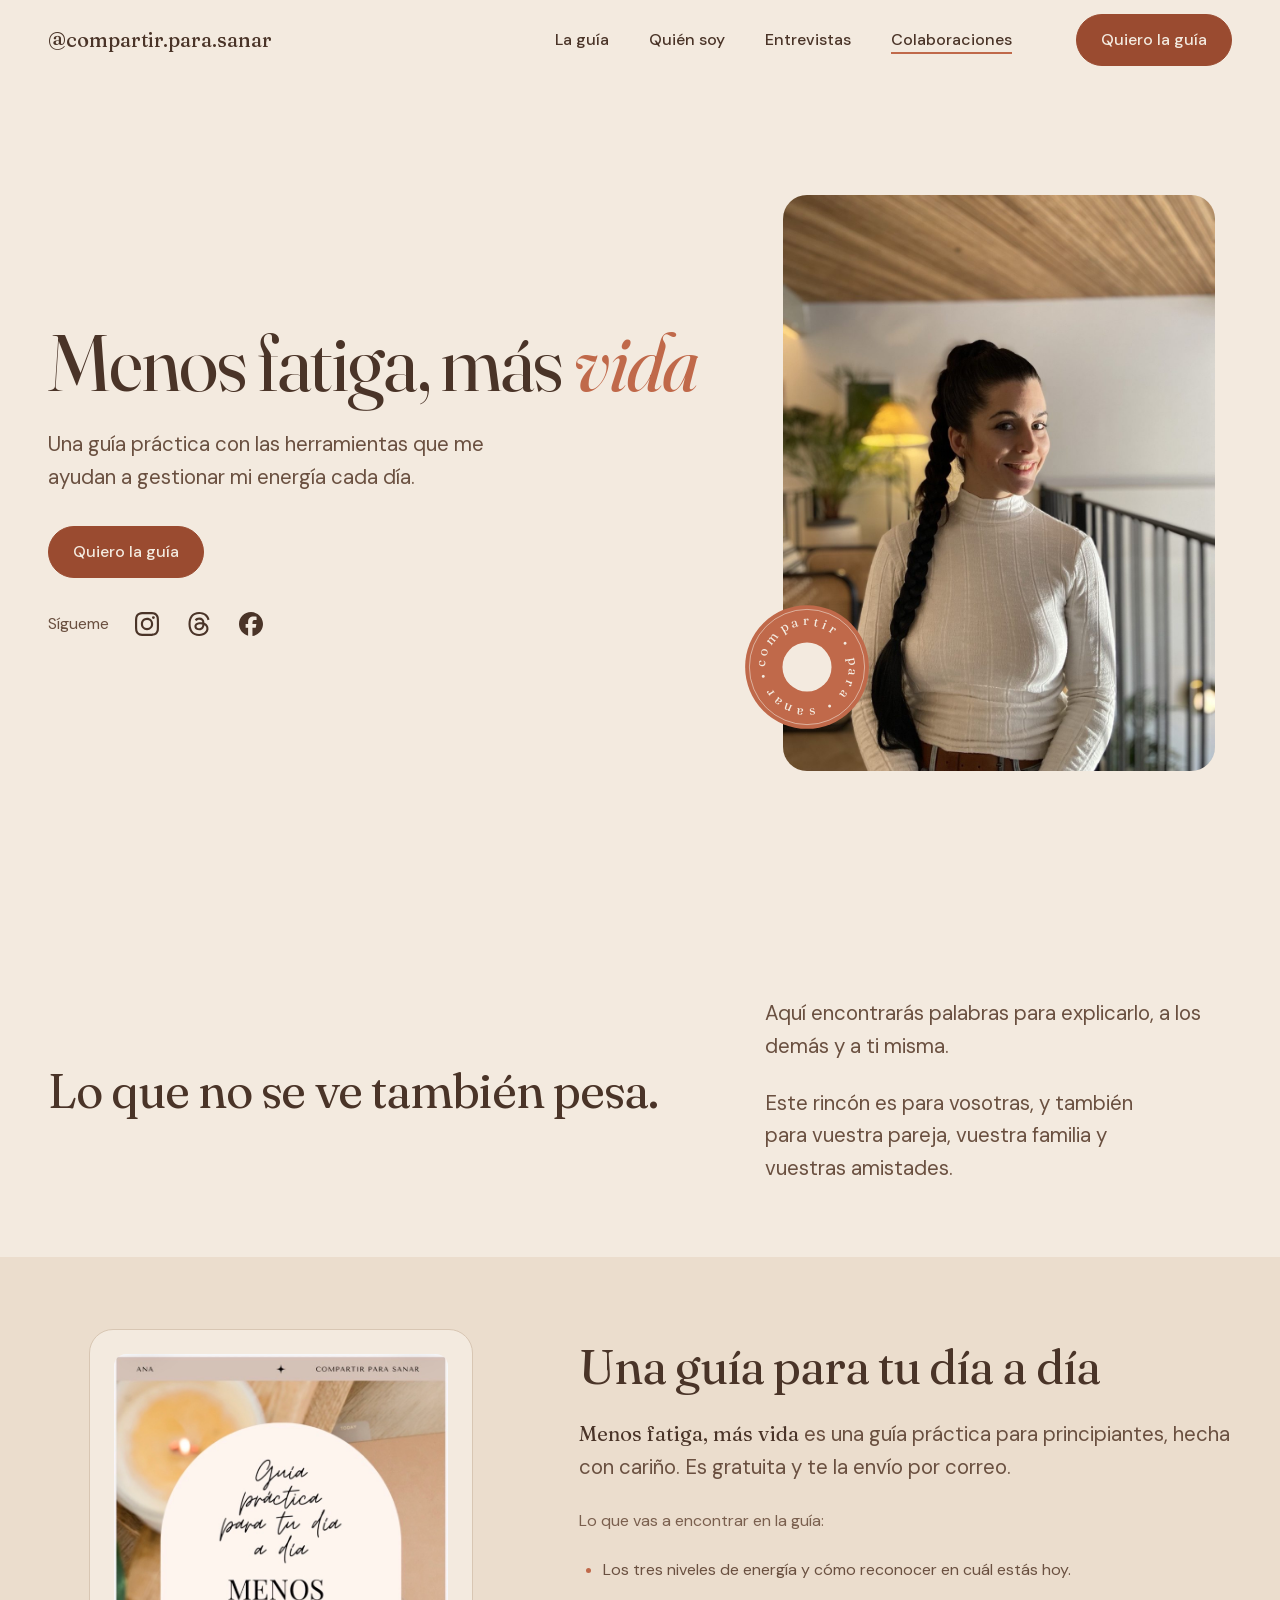
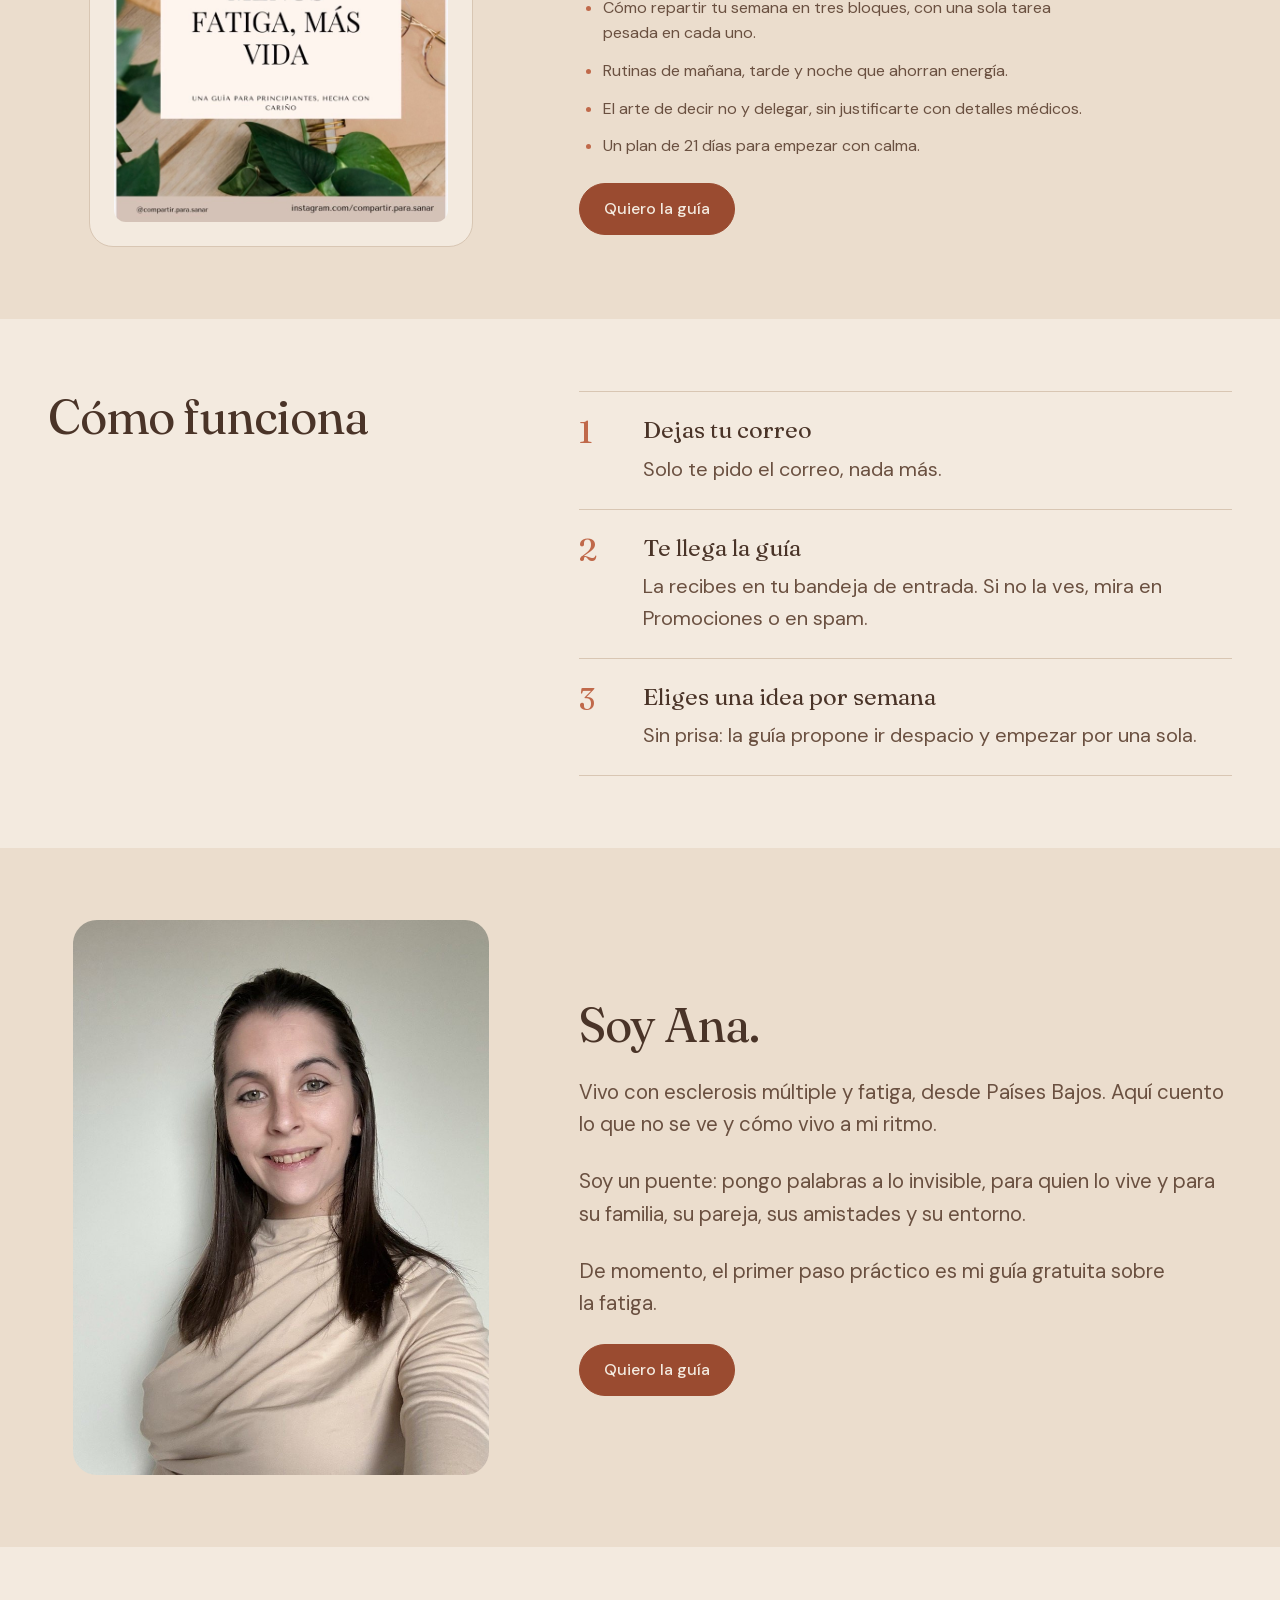
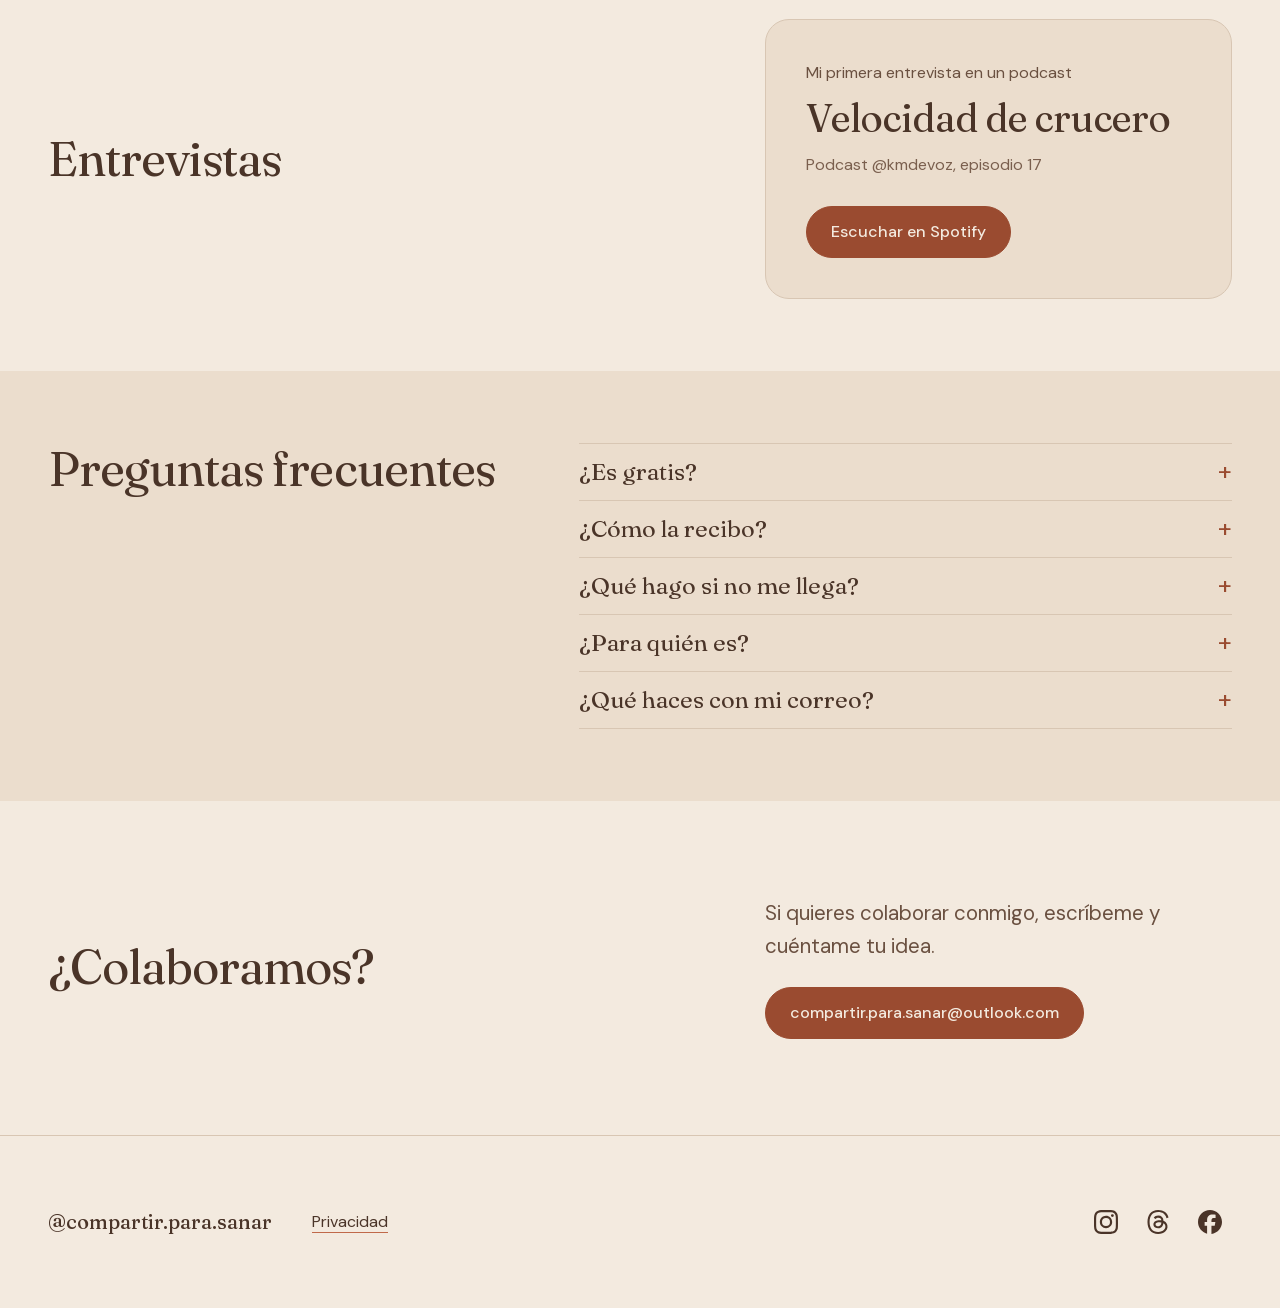
<file: index.html>
<!doctype html>
<html lang="es">
<head>
  <meta charset="utf-8">
  <meta name="viewport" content="width=device-width, initial-scale=1">
  <title>Compartir para sanar: la guía Menos fatiga, más vida</title>
  <meta name="description" content="Una guía práctica con las herramientas que ayudan a Ana a gestionar su energía cada día.">
  <link rel="icon" type="image/svg+xml" href="img/sello.svg">
  <link rel="canonical" href="https://compartirparasanar.github.io/">
  <meta property="og:type" content="website">
  <meta property="og:locale" content="es_ES">
  <meta property="og:site_name" content="Compartir para sanar">
  <meta property="og:title" content="Menos fatiga, más vida">
  <meta property="og:description" content="Una guía práctica con las herramientas que ayudan a Ana a gestionar su energía cada día.">
  <meta property="og:url" content="https://compartirparasanar.github.io/">
  <meta property="og:image" content="https://compartirparasanar.github.io/img/og-logo.jpg">
  <meta property="og:image:alt" content="Sello circular terracota de Compartir para sanar, con el texto compartir, para, sanar alrededor">
  <meta name="twitter:card" content="summary_large_image">
  <link rel="stylesheet" href="css/styles.css">
</head>
<body>
  <a class="skip-link" href="#contenido" data-skip>Saltar al contenido</a>

  <header class="site-header">
    <div class="container nav-inner">
      <a class="wordmark" href="#inicio" aria-label="@compartir.para.sanar, inicio">@compartir.para.sanar</a>
      <nav class="nav-links" aria-label="Principal">
        <a href="#guia">La guía</a>
        <a href="#quien">Quién soy</a>
        <a href="#entrevistas">Entrevistas</a>
        <a href="#colaboraciones">Colaboraciones</a>
      </nav>
      <a class="btn btn-nav" href="#" data-guia>Quiero la guía</a>
    </div>
  </header>

  <main id="contenido" tabindex="-1">
    <section class="hero" id="inicio">
      <div class="container hero-grid">
        <div class="hero-text">
          <h1>Menos fatiga, más <em>vida</em></h1>
          <p class="lede">Una guía práctica con las herramientas que me ayudan a gestionar mi energía cada día.</p>
          <div class="actions">
            <a class="btn" href="#" data-guia>Quiero la guía</a>
          </div>
          <div class="redes">
            <span class="redes-label">Sígueme</span>
            <a class="red red-instagram" href="https://www.instagram.com/compartir.para.sanar/" data-red="instagram" aria-label="Instagram" target="_blank" rel="noopener noreferrer"><svg class="red-icon" viewBox="0 0 24 24" aria-hidden="true"><path fill="currentColor" d="M7.0301.084c-1.2768.0602-2.1487.264-2.911.5634-.7888.3075-1.4575.72-2.1228 1.3877-.6652.6677-1.075 1.3368-1.3802 2.127-.2954.7638-.4956 1.6365-.552 2.914-.0564 1.2775-.0689 1.6882-.0626 4.947.0062 3.2586.0206 3.6671.0825 4.9473.061 1.2765.264 2.1482.5635 2.9107.308.7889.72 1.4573 1.388 2.1228.6679.6655 1.3365 1.0743 2.1285 1.38.7632.295 1.6361.4961 2.9134.552 1.2773.056 1.6884.069 4.9462.0627 3.2578-.0062 3.668-.0207 4.9478-.0814 1.28-.0607 2.147-.2652 2.9098-.5633.7889-.3086 1.4578-.72 2.1228-1.3881.665-.6682 1.0745-1.3378 1.3795-2.1284.2957-.7632.4966-1.636.552-2.9124.056-1.2809.0692-1.6898.063-4.948-.0063-3.2583-.021-3.6668-.0817-4.9465-.0607-1.2797-.264-2.1487-.5633-2.9117-.3084-.7889-.72-1.4568-1.3876-2.1228C21.2982 1.33 20.628.9208 19.8378.6165 19.074.321 18.2017.1197 16.9244.0645 15.6471.0093 15.236-.005 11.977.0014 8.718.0076 8.31.0215 7.0301.0839m.1402 21.6932c-1.17-.0509-1.8053-.2453-2.2287-.408-.5606-.216-.96-.4771-1.3819-.895-.422-.4178-.6811-.8186-.9-1.378-.1644-.4234-.3624-1.058-.4171-2.228-.0595-1.2645-.072-1.6442-.079-4.848-.007-3.2037.0053-3.583.0607-4.848.05-1.169.2456-1.805.408-2.2282.216-.5613.4762-.96.895-1.3816.4188-.4217.8184-.6814 1.3783-.9003.423-.1651 1.0575-.3614 2.227-.4171 1.2655-.06 1.6447-.072 4.848-.079 3.2033-.007 3.5835.005 4.8495.0608 1.169.0508 1.8053.2445 2.228.408.5608.216.96.4754 1.3816.895.4217.4194.6816.8176.9005 1.3787.1653.4217.3617 1.056.4169 2.2263.0602 1.2655.0739 1.645.0796 4.848.0058 3.203-.0055 3.5834-.061 4.848-.051 1.17-.245 1.8055-.408 2.2294-.216.5604-.4763.96-.8954 1.3814-.419.4215-.8181.6811-1.3783.9-.4224.1649-1.0577.3617-2.2262.4174-1.2656.0595-1.6448.072-4.8493.079-3.2045.007-3.5825-.006-4.848-.0608M16.953 5.5864A1.44 1.44 0 1 0 18.39 4.144a1.44 1.44 0 0 0-1.437 1.4424M5.8385 12.012c.0067 3.4032 2.7706 6.1557 6.173 6.1493 3.4026-.0065 6.157-2.7701 6.1506-6.1733-.0065-3.4032-2.771-6.1565-6.174-6.1498-3.403.0067-6.156 2.771-6.1496 6.1738M8 12.0077a4 4 0 1 1 4.008 3.9921A3.9996 3.9996 0 0 1 8 12.0077"/></svg></a>
            <a class="red red-threads" href="#" data-red="threads" aria-label="Threads"><svg class="red-icon" viewBox="0 0 24 24" aria-hidden="true"><path fill="currentColor" d="M12.186 24h-.007c-3.581-.024-6.334-1.205-8.184-3.509C2.35 18.44 1.5 15.586 1.472 12.01v-.017c.03-3.579.879-6.43 2.525-8.482C5.845 1.205 8.6.024 12.18 0h.014c2.746.02 5.043.725 6.826 2.098 1.677 1.29 2.858 3.13 3.509 5.467l-2.04.569c-1.104-3.96-3.898-5.984-8.304-6.015-2.91.022-5.11.936-6.54 2.717C4.307 6.504 3.616 8.914 3.589 12c.027 3.086.718 5.496 2.057 7.164 1.43 1.783 3.631 2.698 6.54 2.717 2.623-.02 4.358-.631 5.8-2.045 1.647-1.613 1.618-3.593 1.09-4.798-.31-.71-.873-1.3-1.634-1.75-.192 1.352-.622 2.446-1.284 3.272-.886 1.102-2.14 1.704-3.73 1.79-1.202.065-2.361-.218-3.259-.801-1.063-.689-1.685-1.74-1.752-2.964-.065-1.19.408-2.285 1.33-3.082.88-.76 2.119-1.207 3.583-1.291a13.853 13.853 0 0 1 3.02.142c-.126-.742-.375-1.332-.75-1.757-.513-.586-1.308-.883-2.359-.89h-.029c-.844 0-1.992.232-2.721 1.32L7.734 7.847c.98-1.454 2.568-2.256 4.478-2.256h.044c3.194.02 5.097 1.975 5.287 5.388.108.046.216.094.321.142 1.49.7 2.58 1.761 3.154 3.07.797 1.82.871 4.79-1.548 7.158-1.85 1.81-4.094 2.628-7.277 2.65Zm1.003-11.69c-.242 0-.487.007-.739.021-1.836.103-2.98.946-2.916 2.143.067 1.256 1.452 1.839 2.784 1.767 1.224-.065 2.818-.543 3.086-3.71a10.5 10.5 0 0 0-2.215-.221z"/></svg></a>
            <a class="red red-facebook" href="#" data-red="facebook" aria-label="Facebook"><svg class="red-icon" viewBox="0 0 24 24" aria-hidden="true"><path fill="currentColor" d="M9.101 23.691v-7.98H6.627v-3.667h2.474v-1.58c0-4.085 1.848-5.978 5.858-5.978.401 0 .955.042 1.468.103a8.68 8.68 0 0 1 1.141.195v3.325a8.623 8.623 0 0 0-.653-.036 26.805 26.805 0 0 0-.733-.009c-.707 0-1.259.096-1.675.309a1.686 1.686 0 0 0-.679.622c-.258.42-.374.995-.374 1.752v1.297h3.919l-.386 2.103-.287 1.564h-3.246v8.245C19.396 23.238 24 18.179 24 12.044c0-6.627-5.373-12-12-12s-12 5.373-12 12c0 5.628 3.874 10.35 9.101 11.647Z"/></svg></a>
          </div>
        </div>
        <figure class="hero-photo">
          <img src="img/ana.jpg" width="1050" height="1400" alt="Ana sonriendo, con una trenza larga y un jersey blanco">
          <svg class="seal" viewBox="0 0 240 240" role="img" aria-label="Sello de Compartir para sanar">
            <circle cx="120" cy="120" r="116" fill="var(--color-accent)"/>
            <circle cx="120" cy="120" r="108" fill="none" stroke="var(--color-paper)" stroke-width="1.5" opacity="0.7"/>
            <circle cx="120" cy="120" r="46" fill="var(--color-paper)"/>
            <defs><path id="sello-aro" d="M 42,120 A 78,78 0 1 1 198,120 A 78,78 0 1 1 42,120"/></defs>
            <text class="seal-text" fill="var(--color-paper)"><textPath href="#sello-aro" textLength="478" lengthAdjust="spacing">compartir • para • sanar •</textPath></text>
          </svg>
        </figure>
      </div>
    </section>

    <section class="section" id="palabras">
      <div class="container split">
        <h2>Lo que no se ve también pesa.</h2>
        <div class="split-text">
          <p>Aquí encontrarás palabras para explicarlo, a los demás y a ti misma.</p>
          <p>Este rincón es para vosotras, y también para vuestra pareja, vuestra familia y vuestras amistades.</p>
        </div>
      </div>
    </section>

    <section class="section section-tint" id="guia">
      <div class="container split split-media">
        <figure class="cover">
          <img src="img/guia.jpg" width="713" height="1000" alt="Portada de la guía Menos fatiga, más vida, con un arco beige sobre una mesa con una vela, gafas y plantas" loading="lazy">
        </figure>
        <div class="split-text">
          <h2>Una guía para tu día a día</h2>
          <p><em class="plain">Menos fatiga, más vida</em> es una guía práctica para principiantes, hecha con cariño. Es gratuita y te la envío por correo.</p>
          <p class="guide-intro">Lo que vas a encontrar en la guía:</p>
          <ul class="guide-list">
            <li>Los tres niveles de energía y cómo reconocer en cuál estás hoy.</li>
            <li>Cómo repartir tu semana en tres bloques, con una sola tarea pesada en cada uno.</li>
            <li>Rutinas de mañana, tarde y noche que ahorran energía.</li>
            <li>El arte de decir no y delegar, sin justificarte con detalles médicos.</li>
            <li>Un plan de 21 días para empezar con calma.</li>
          </ul>
          <a class="btn" href="#" data-guia>Quiero la guía</a>
        </div>
      </div>
    </section>

        <section class="section" id="como-funciona">
      <div class="container split split-faq">
        <h2>Cómo funciona</h2>
        <ol class="steps">
          <li>
            <div>
              <p class="step-title">Dejas tu correo</p>
              <p>Solo te pido el correo, nada más.</p>
            </div>
          </li>
          <li>
            <div>
              <p class="step-title">Te llega la guía</p>
              <p>La recibes en tu bandeja de entrada. Si no la ves, mira en Promociones o en spam.</p>
            </div>
          </li>
          <li>
            <div>
              <p class="step-title">Eliges una idea por semana</p>
              <p>Sin prisa: la guía propone ir despacio y empezar por una sola.</p>
            </div>
          </li>
        </ol>
      </div>
    </section>

<section class="section section-tint" id="quien">
      <div class="container split split-media">
        <figure class="portrait">
          <img src="img/ana-quien.jpg" width="825" height="1100" alt="Ana sonriendo, con el pelo suelto y un jersey beige" loading="lazy">
        </figure>
        <div class="split-text">
          <h2>Soy Ana.</h2>
          <p>Vivo con esclerosis múltiple y fatiga, desde Países Bajos. Aquí cuento lo que no se ve y cómo vivo a mi ritmo.</p>
          <p>Soy un puente: pongo palabras a lo invisible, para quien lo vive y para su familia, su pareja, sus amistades y su entorno.</p>
          <p>De momento, el primer paso práctico es mi guía gratuita sobre la fatiga.</p>
          <div class="about-foot">
            <a class="btn" href="#" data-guia>Quiero la guía</a>
          </div>
        </div>
      </div>
    </section>

    <section class="section" id="entrevistas">
      <div class="container split">
        <h2>Entrevistas</h2>
        <div class="interview">
          <p class="interview-kicker">Mi primera entrevista en un podcast</p>
          <p class="interview-title">Velocidad de crucero</p>
          <p class="interview-meta">Podcast @kmdevoz, episodio 17</p>
          <a class="btn" href="https://open.spotify.com/episode/1XiyVhtUyqzGUq3tpL8u3F" target="_blank" rel="noopener noreferrer">Escuchar en Spotify</a>
        </div>
      </div>
    </section>

        <section class="section section-tint" id="preguntas">
      <div class="container split split-faq">
        <h2>Preguntas frecuentes</h2>
        <div class="faq">
          <details>
            <summary>¿Es gratis?</summary>
            <p>Sí. La guía es gratuita y solo te pido tu correo.</p>
          </details>
          <details>
            <summary>¿Cómo la recibo?</summary>
            <p>Por correo electrónico, en unos minutos después de apuntarte.</p>
          </details>
          <details>
            <summary>¿Qué hago si no me llega?</summary>
            <p>Mira en Promociones y en spam. Si sigue sin aparecer, <a class="link-inline" href="#" data-mailto>escríbeme</a>.</p>
          </details>
          <details>
            <summary>¿Para quién es?</summary>
            <p>Para quien vive con fatiga, por una enfermedad crónica o invisible, y para quien la acompaña. Está pensada para principiantes.</p>
          </details>
          <details>
            <summary>¿Qué haces con mi correo?</summary>
            <p>Solo lo uso para enviarte la guía y, si lo aceptas, mis mensajes. No lo cedo a nadie.</p>
          </details>
        </div>
      </div>
    </section>

<section class="colabora" id="colaboraciones">
      <div class="container colabora-grid">
        <h2>¿Colaboramos?</h2>
        <div class="colabora-text">
          <p>Si quieres colaborar conmigo, escríbeme y cuéntame tu idea.</p>
          <a class="btn" href="#" data-email>Escríbeme</a>
        </div>
      </div>
    </section>
    <!-- RECURSOS (más adelante): añade aquí una sección nueva con id="recursos" y un enlace en la cabecera. Sin ventas por ahora. -->
  </main>

  <footer class="site-footer">
    <div class="container footer-inner">
      <div class="footer-brand">
        <a class="wordmark" href="#inicio" aria-label="@compartir.para.sanar, inicio">@compartir.para.sanar</a>
        <a class="link" href="privacidad.html">Privacidad</a>
      </div>
      <div class="redes">
        <a class="red red-instagram" href="https://www.instagram.com/compartir.para.sanar/" data-red="instagram" aria-label="Instagram" target="_blank" rel="noopener noreferrer"><svg class="red-icon" viewBox="0 0 24 24" aria-hidden="true"><path fill="currentColor" d="M7.0301.084c-1.2768.0602-2.1487.264-2.911.5634-.7888.3075-1.4575.72-2.1228 1.3877-.6652.6677-1.075 1.3368-1.3802 2.127-.2954.7638-.4956 1.6365-.552 2.914-.0564 1.2775-.0689 1.6882-.0626 4.947.0062 3.2586.0206 3.6671.0825 4.9473.061 1.2765.264 2.1482.5635 2.9107.308.7889.72 1.4573 1.388 2.1228.6679.6655 1.3365 1.0743 2.1285 1.38.7632.295 1.6361.4961 2.9134.552 1.2773.056 1.6884.069 4.9462.0627 3.2578-.0062 3.668-.0207 4.9478-.0814 1.28-.0607 2.147-.2652 2.9098-.5633.7889-.3086 1.4578-.72 2.1228-1.3881.665-.6682 1.0745-1.3378 1.3795-2.1284.2957-.7632.4966-1.636.552-2.9124.056-1.2809.0692-1.6898.063-4.948-.0063-3.2583-.021-3.6668-.0817-4.9465-.0607-1.2797-.264-2.1487-.5633-2.9117-.3084-.7889-.72-1.4568-1.3876-2.1228C21.2982 1.33 20.628.9208 19.8378.6165 19.074.321 18.2017.1197 16.9244.0645 15.6471.0093 15.236-.005 11.977.0014 8.718.0076 8.31.0215 7.0301.0839m.1402 21.6932c-1.17-.0509-1.8053-.2453-2.2287-.408-.5606-.216-.96-.4771-1.3819-.895-.422-.4178-.6811-.8186-.9-1.378-.1644-.4234-.3624-1.058-.4171-2.228-.0595-1.2645-.072-1.6442-.079-4.848-.007-3.2037.0053-3.583.0607-4.848.05-1.169.2456-1.805.408-2.2282.216-.5613.4762-.96.895-1.3816.4188-.4217.8184-.6814 1.3783-.9003.423-.1651 1.0575-.3614 2.227-.4171 1.2655-.06 1.6447-.072 4.848-.079 3.2033-.007 3.5835.005 4.8495.0608 1.169.0508 1.8053.2445 2.228.408.5608.216.96.4754 1.3816.895.4217.4194.6816.8176.9005 1.3787.1653.4217.3617 1.056.4169 2.2263.0602 1.2655.0739 1.645.0796 4.848.0058 3.203-.0055 3.5834-.061 4.848-.051 1.17-.245 1.8055-.408 2.2294-.216.5604-.4763.96-.8954 1.3814-.419.4215-.8181.6811-1.3783.9-.4224.1649-1.0577.3617-2.2262.4174-1.2656.0595-1.6448.072-4.8493.079-3.2045.007-3.5825-.006-4.848-.0608M16.953 5.5864A1.44 1.44 0 1 0 18.39 4.144a1.44 1.44 0 0 0-1.437 1.4424M5.8385 12.012c.0067 3.4032 2.7706 6.1557 6.173 6.1493 3.4026-.0065 6.157-2.7701 6.1506-6.1733-.0065-3.4032-2.771-6.1565-6.174-6.1498-3.403.0067-6.156 2.771-6.1496 6.1738M8 12.0077a4 4 0 1 1 4.008 3.9921A3.9996 3.9996 0 0 1 8 12.0077"/></svg></a>
        <a class="red red-threads" href="#" data-red="threads" aria-label="Threads"><svg class="red-icon" viewBox="0 0 24 24" aria-hidden="true"><path fill="currentColor" d="M12.186 24h-.007c-3.581-.024-6.334-1.205-8.184-3.509C2.35 18.44 1.5 15.586 1.472 12.01v-.017c.03-3.579.879-6.43 2.525-8.482C5.845 1.205 8.6.024 12.18 0h.014c2.746.02 5.043.725 6.826 2.098 1.677 1.29 2.858 3.13 3.509 5.467l-2.04.569c-1.104-3.96-3.898-5.984-8.304-6.015-2.91.022-5.11.936-6.54 2.717C4.307 6.504 3.616 8.914 3.589 12c.027 3.086.718 5.496 2.057 7.164 1.43 1.783 3.631 2.698 6.54 2.717 2.623-.02 4.358-.631 5.8-2.045 1.647-1.613 1.618-3.593 1.09-4.798-.31-.71-.873-1.3-1.634-1.75-.192 1.352-.622 2.446-1.284 3.272-.886 1.102-2.14 1.704-3.73 1.79-1.202.065-2.361-.218-3.259-.801-1.063-.689-1.685-1.74-1.752-2.964-.065-1.19.408-2.285 1.33-3.082.88-.76 2.119-1.207 3.583-1.291a13.853 13.853 0 0 1 3.02.142c-.126-.742-.375-1.332-.75-1.757-.513-.586-1.308-.883-2.359-.89h-.029c-.844 0-1.992.232-2.721 1.32L7.734 7.847c.98-1.454 2.568-2.256 4.478-2.256h.044c3.194.02 5.097 1.975 5.287 5.388.108.046.216.094.321.142 1.49.7 2.58 1.761 3.154 3.07.797 1.82.871 4.79-1.548 7.158-1.85 1.81-4.094 2.628-7.277 2.65Zm1.003-11.69c-.242 0-.487.007-.739.021-1.836.103-2.98.946-2.916 2.143.067 1.256 1.452 1.839 2.784 1.767 1.224-.065 2.818-.543 3.086-3.71a10.5 10.5 0 0 0-2.215-.221z"/></svg></a>
        <a class="red red-facebook" href="#" data-red="facebook" aria-label="Facebook"><svg class="red-icon" viewBox="0 0 24 24" aria-hidden="true"><path fill="currentColor" d="M9.101 23.691v-7.98H6.627v-3.667h2.474v-1.58c0-4.085 1.848-5.978 5.858-5.978.401 0 .955.042 1.468.103a8.68 8.68 0 0 1 1.141.195v3.325a8.623 8.623 0 0 0-.653-.036 26.805 26.805 0 0 0-.733-.009c-.707 0-1.259.096-1.675.309a1.686 1.686 0 0 0-.679.622c-.258.42-.374.995-.374 1.752v1.297h3.919l-.386 2.103-.287 1.564h-3.246v8.245C19.396 23.238 24 18.179 24 12.044c0-6.627-5.373-12-12-12s-12 5.373-12 12c0 5.628 3.874 10.35 9.101 11.647Z"/></svg></a>
      </div>
    </div>
  </footer>

  <script src="js/main.js" defer></script>
</body>
</html>
</file>
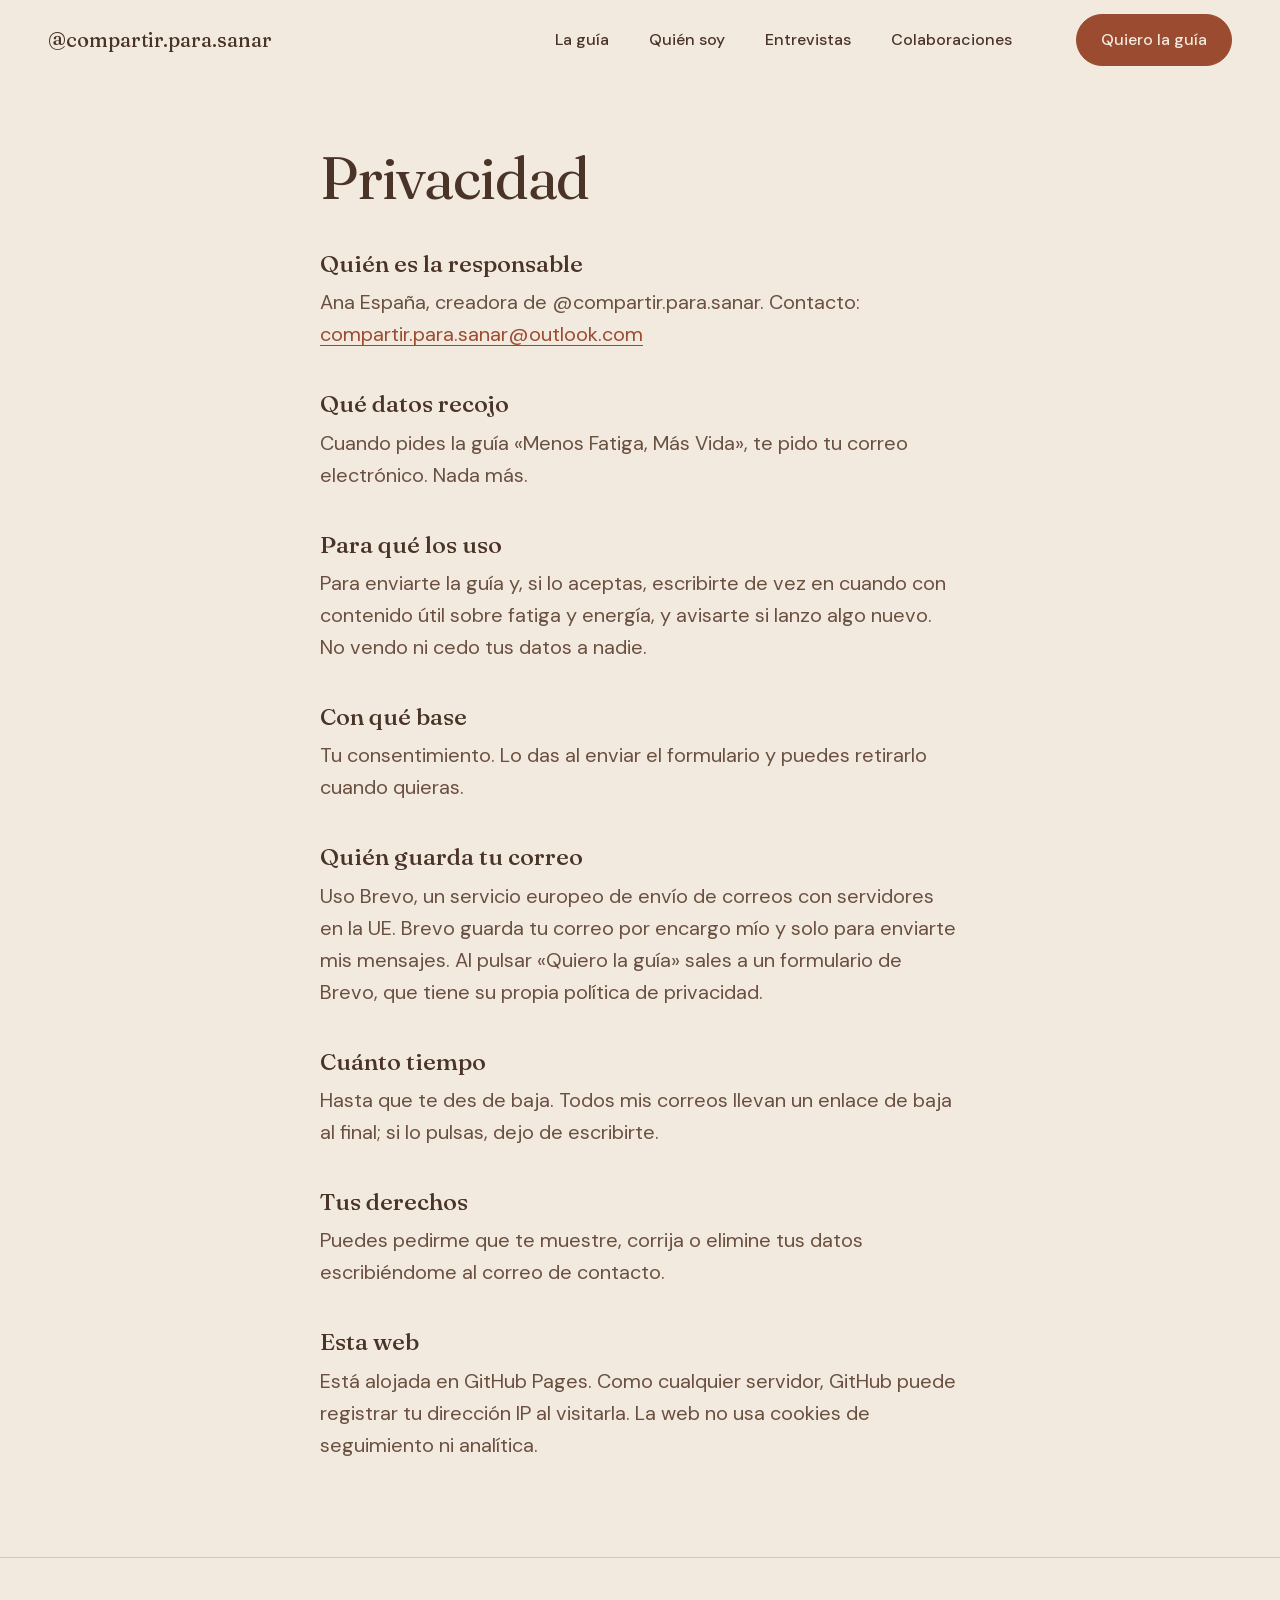
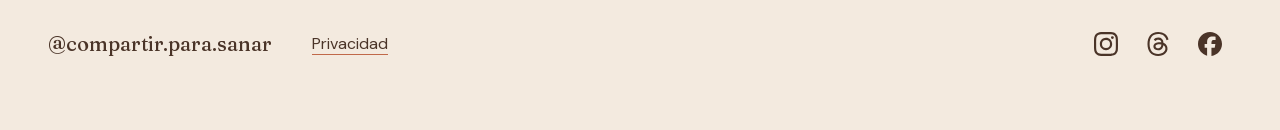
<file: privacidad.html>
<!doctype html>
<html lang="es">
<head>
  <meta charset="utf-8">
  <meta name="viewport" content="width=device-width, initial-scale=1">
  <title>Privacidad: Compartir para sanar</title>
  <meta name="description" content="Qué datos recojo cuando pides la guía, para qué los uso y quién los guarda.">
  <link rel="icon" type="image/svg+xml" href="img/sello.svg">
  <link rel="canonical" href="https://compartirparasanar.github.io/privacidad.html">
  <link rel="stylesheet" href="css/styles.css">
</head>
<body>
  <a class="skip-link" href="#contenido" data-skip>Saltar al contenido</a>

  <header class="site-header">
    <div class="container nav-inner">
      <a class="wordmark" href="index.html" aria-label="@compartir.para.sanar, inicio">@compartir.para.sanar</a>
      <nav class="nav-links" aria-label="Principal">
        <a href="index.html#guia">La guía</a>
        <a href="index.html#quien">Quién soy</a>
        <a href="index.html#entrevistas">Entrevistas</a>
        <a href="index.html#colaboraciones">Colaboraciones</a>
      </nav>
      <a class="btn btn-nav" href="#" data-guia>Quiero la guía</a>
    </div>
  </header>

  <main id="contenido" tabindex="-1">
    <article class="container legal">
      <h1>Privacidad</h1>

      <section>
        <h2>Quién es la responsable</h2>
        <p>Ana España, creadora de @compartir.para.sanar. Contacto: <a class="link-inline" href="mailto:compartir.para.sanar@outlook.com">compartir.para.sanar@outlook.com</a></p>
      </section>

      <section>
        <h2>Qué datos recojo</h2>
        <p>Cuando pides la guía «Menos Fatiga, Más Vida», te pido tu correo electrónico. Nada más.</p>
      </section>

      <section>
        <h2>Para qué los uso</h2>
        <p>Para enviarte la guía y, si lo aceptas, escribirte de vez en cuando con contenido útil sobre fatiga y energía, y avisarte si lanzo algo nuevo. No vendo ni cedo tus datos a nadie.</p>
      </section>

      <section>
        <h2>Con qué base</h2>
        <p>Tu consentimiento. Lo das al enviar el formulario y puedes retirarlo cuando quieras.</p>
      </section>

      <section>
        <h2>Quién guarda tu correo</h2>
        <p>Uso Brevo, un servicio europeo de envío de correos con servidores en la UE. Brevo guarda tu correo por encargo mío y solo para enviarte mis mensajes. Al pulsar «Quiero la guía» sales a un formulario de Brevo, que tiene su propia política de privacidad.</p>
      </section>

      <section>
        <h2>Cuánto tiempo</h2>
        <p>Hasta que te des de baja. Todos mis correos llevan un enlace de baja al final; si lo pulsas, dejo de escribirte.</p>
      </section>

      <section>
        <h2>Tus derechos</h2>
        <p>Puedes pedirme que te muestre, corrija o elimine tus datos escribiéndome al correo de contacto.</p>
      </section>

      <section>
        <h2>Esta web</h2>
        <p>Está alojada en GitHub Pages. Como cualquier servidor, GitHub puede registrar tu dirección IP al visitarla. La web no usa cookies de seguimiento ni analítica.</p>
      </section>
    </article>
  </main>

  <footer class="site-footer">
    <div class="container footer-inner">
      <div class="footer-brand">
        <a class="wordmark" href="index.html" aria-label="@compartir.para.sanar, inicio">@compartir.para.sanar</a>
        <a class="link" href="privacidad.html">Privacidad</a>
      </div>
      <div class="redes">
        <a class="red red-instagram" href="https://www.instagram.com/compartir.para.sanar/" data-red="instagram" aria-label="Instagram" target="_blank" rel="noopener noreferrer"><svg class="red-icon" viewBox="0 0 24 24" aria-hidden="true"><path fill="currentColor" d="M7.0301.084c-1.2768.0602-2.1487.264-2.911.5634-.7888.3075-1.4575.72-2.1228 1.3877-.6652.6677-1.075 1.3368-1.3802 2.127-.2954.7638-.4956 1.6365-.552 2.914-.0564 1.2775-.0689 1.6882-.0626 4.947.0062 3.2586.0206 3.6671.0825 4.9473.061 1.2765.264 2.1482.5635 2.9107.308.7889.72 1.4573 1.388 2.1228.6679.6655 1.3365 1.0743 2.1285 1.38.7632.295 1.6361.4961 2.9134.552 1.2773.056 1.6884.069 4.9462.0627 3.2578-.0062 3.668-.0207 4.9478-.0814 1.28-.0607 2.147-.2652 2.9098-.5633.7889-.3086 1.4578-.72 2.1228-1.3881.665-.6682 1.0745-1.3378 1.3795-2.1284.2957-.7632.4966-1.636.552-2.9124.056-1.2809.0692-1.6898.063-4.948-.0063-3.2583-.021-3.6668-.0817-4.9465-.0607-1.2797-.264-2.1487-.5633-2.9117-.3084-.7889-.72-1.4568-1.3876-2.1228C21.2982 1.33 20.628.9208 19.8378.6165 19.074.321 18.2017.1197 16.9244.0645 15.6471.0093 15.236-.005 11.977.0014 8.718.0076 8.31.0215 7.0301.0839m.1402 21.6932c-1.17-.0509-1.8053-.2453-2.2287-.408-.5606-.216-.96-.4771-1.3819-.895-.422-.4178-.6811-.8186-.9-1.378-.1644-.4234-.3624-1.058-.4171-2.228-.0595-1.2645-.072-1.6442-.079-4.848-.007-3.2037.0053-3.583.0607-4.848.05-1.169.2456-1.805.408-2.2282.216-.5613.4762-.96.895-1.3816.4188-.4217.8184-.6814 1.3783-.9003.423-.1651 1.0575-.3614 2.227-.4171 1.2655-.06 1.6447-.072 4.848-.079 3.2033-.007 3.5835.005 4.8495.0608 1.169.0508 1.8053.2445 2.228.408.5608.216.96.4754 1.3816.895.4217.4194.6816.8176.9005 1.3787.1653.4217.3617 1.056.4169 2.2263.0602 1.2655.0739 1.645.0796 4.848.0058 3.203-.0055 3.5834-.061 4.848-.051 1.17-.245 1.8055-.408 2.2294-.216.5604-.4763.96-.8954 1.3814-.419.4215-.8181.6811-1.3783.9-.4224.1649-1.0577.3617-2.2262.4174-1.2656.0595-1.6448.072-4.8493.079-3.2045.007-3.5825-.006-4.848-.0608M16.953 5.5864A1.44 1.44 0 1 0 18.39 4.144a1.44 1.44 0 0 0-1.437 1.4424M5.8385 12.012c.0067 3.4032 2.7706 6.1557 6.173 6.1493 3.4026-.0065 6.157-2.7701 6.1506-6.1733-.0065-3.4032-2.771-6.1565-6.174-6.1498-3.403.0067-6.156 2.771-6.1496 6.1738M8 12.0077a4 4 0 1 1 4.008 3.9921A3.9996 3.9996 0 0 1 8 12.0077"/></svg></a>
        <a class="red red-threads" href="#" data-red="threads" aria-label="Threads"><svg class="red-icon" viewBox="0 0 24 24" aria-hidden="true"><path fill="currentColor" d="M12.186 24h-.007c-3.581-.024-6.334-1.205-8.184-3.509C2.35 18.44 1.5 15.586 1.472 12.01v-.017c.03-3.579.879-6.43 2.525-8.482C5.845 1.205 8.6.024 12.18 0h.014c2.746.02 5.043.725 6.826 2.098 1.677 1.29 2.858 3.13 3.509 5.467l-2.04.569c-1.104-3.96-3.898-5.984-8.304-6.015-2.91.022-5.11.936-6.54 2.717C4.307 6.504 3.616 8.914 3.589 12c.027 3.086.718 5.496 2.057 7.164 1.43 1.783 3.631 2.698 6.54 2.717 2.623-.02 4.358-.631 5.8-2.045 1.647-1.613 1.618-3.593 1.09-4.798-.31-.71-.873-1.3-1.634-1.75-.192 1.352-.622 2.446-1.284 3.272-.886 1.102-2.14 1.704-3.73 1.79-1.202.065-2.361-.218-3.259-.801-1.063-.689-1.685-1.74-1.752-2.964-.065-1.19.408-2.285 1.33-3.082.88-.76 2.119-1.207 3.583-1.291a13.853 13.853 0 0 1 3.02.142c-.126-.742-.375-1.332-.75-1.757-.513-.586-1.308-.883-2.359-.89h-.029c-.844 0-1.992.232-2.721 1.32L7.734 7.847c.98-1.454 2.568-2.256 4.478-2.256h.044c3.194.02 5.097 1.975 5.287 5.388.108.046.216.094.321.142 1.49.7 2.58 1.761 3.154 3.07.797 1.82.871 4.79-1.548 7.158-1.85 1.81-4.094 2.628-7.277 2.65Zm1.003-11.69c-.242 0-.487.007-.739.021-1.836.103-2.98.946-2.916 2.143.067 1.256 1.452 1.839 2.784 1.767 1.224-.065 2.818-.543 3.086-3.71a10.5 10.5 0 0 0-2.215-.221z"/></svg></a>
        <a class="red red-facebook" href="#" data-red="facebook" aria-label="Facebook"><svg class="red-icon" viewBox="0 0 24 24" aria-hidden="true"><path fill="currentColor" d="M9.101 23.691v-7.98H6.627v-3.667h2.474v-1.58c0-4.085 1.848-5.978 5.858-5.978.401 0 .955.042 1.468.103a8.68 8.68 0 0 1 1.141.195v3.325a8.623 8.623 0 0 0-.653-.036 26.805 26.805 0 0 0-.733-.009c-.707 0-1.259.096-1.675.309a1.686 1.686 0 0 0-.679.622c-.258.42-.374.995-.374 1.752v1.297h3.919l-.386 2.103-.287 1.564h-3.246v8.245C19.396 23.238 24 18.179 24 12.044c0-6.627-5.373-12-12-12s-12 5.373-12 12c0 5.628 3.874 10.35 9.101 11.647Z"/></svg></a>
      </div>
    </div>
  </footer>

  <script src="js/main.js" defer></script>
</body>
</html>
</file>
<file: css/styles.css>
/* Hallmark · shape: Retrato y sello · genre: editorial · theme: custom · job: sign up · idea: "Ana de frente y el sello como firma: una sola acción, mucho aire." · vibe: "calmada, cálida, editorial, seca, mucho aire"
 * paper: oklch(94% 0.02 75) · accent: oklch(60% 0.12 40) · display: Fraunces · body: DM Sans · hero: Stage, titular a la izquierda y la foto de Ana a la derecha con el sello encima · nav: marca a la izquierda, cuatro enlaces y una acción, fija arriba · footer: marca, aviso médico y redes · imagery: fotografía propia de Ana · signature: el sello circular de la marca sobre la foto
 * axes: light/roman-serif/warm · posture: Restrained, el terracota solo en la palabra en cursiva y los botones · contrast: pass · fold: pass · v2.0.0 */
/* Hallmark · pre-emit critique: P4 H4 E4 S4 R4 V3 · weakest: V, sin registro anterior que comparar; la cabecera parte del arco de la guía y no de una cabecera partida estándar */
/* Hallmark · waive 65 · prompt pinned: the theme was asked for by name, paleta terracota, beige y Fraunces que Ana pidió en su prompt · es la marca de su guía impresa */
/* Hallmark · waive 38ii · Ana pidió una palabra en cursiva en el titular · una sola palabra, solo en la cabecera, cursiva verdadera */
/* Hallmark · waive 38iii · Ana pidió una palabra en cursiva terracota en el titular · aparece una sola vez, en la cabecera */
/* Hallmark · dismissed 58 · Ana eligió esta frase para explicar la guía y sus herramientas · son 15 palabras en dos líneas cortas de la cabecera */
@import url("./tokens.css");
@import url("./base.css");

/* Fuentes propias. Los archivos van en /fonts; si faltan, se usa la fuente del sistema. */
@font-face { font-family: "Fraunces"; font-style: normal; font-weight: 300 700; font-display: swap; src: url("../fonts/fraunces-latin.woff2") format("woff2"); }
@font-face { font-family: "Fraunces"; font-style: italic; font-weight: 300 700; font-display: swap; src: url("../fonts/fraunces-italic-latin.woff2") format("woff2"); }
@font-face { font-family: "DM Sans"; font-style: normal; font-weight: 400 600; font-display: swap; src: url("../fonts/dm-sans-latin.woff2") format("woff2"); }

body { font-size: var(--text-lg); line-height: 1.6; }

/* Saltar al contenido */
.skip-link { position: absolute; left: var(--space-md); top: var(--space-md); z-index: var(--z-toast); padding: var(--space-sm) var(--space-md); background: var(--color-ink); color: var(--color-paper); border-radius: var(--space-sm); transform: translateY(-200%); }
.skip-link:focus-visible { transform: none; }

/* Navegación: la marca y una sola acción */
.nav-inner { display: flex; align-items: center; justify-content: space-between; gap: var(--space-lg); min-height: var(--nav-h); }
.wordmark { font-family: var(--font-display); font-size: var(--text-lg); font-weight: 500; text-decoration: none; letter-spacing: 0; color: var(--color-ink); display: inline-flex; align-items: center; min-height: 44px; }
.wordmark:hover { color: var(--color-accent-deep); }

/* Botones: un solo estilo primario, uno discreto */
.btn { display: inline-flex; align-items: center; justify-content: center; min-height: 52px; padding: var(--space-sm) var(--space-lg); border-radius: var(--radius-pill); border: 1px solid var(--color-accent-deep); background: var(--color-accent-deep); color: var(--color-paper); font-family: var(--font-body); font-size: var(--text-md); font-weight: 500; text-decoration: none; cursor: pointer; transition: background-color var(--dur-short) var(--ease-out), border-color var(--dur-short) var(--ease-out), transform var(--dur-short) var(--ease-out); }
.btn:hover { background: var(--color-ink); border-color: var(--color-ink); }
.btn:active { transform: translateY(1px); }
.btn:focus-visible { outline: 2px solid var(--color-focus); outline-offset: 3px; }
.btn[aria-disabled="true"], .btn:disabled { opacity: 0.5; cursor: not-allowed; }
.btn-quiet { background: transparent; color: var(--color-accent-deep); min-height: 44px; }
.btn-quiet:hover { background: var(--color-accent-deep); border-color: var(--color-accent-deep); color: var(--color-paper); }
.link { display: inline-flex; align-items: center; min-height: 44px; font-size: var(--text-md); color: var(--color-ink); text-decoration-line: underline; text-decoration-color: var(--color-accent); text-decoration-thickness: 1px; text-underline-offset: 0.3em; transition: color var(--dur-short) var(--ease-out); }
.link:hover { color: var(--color-accent-deep); }
.link:active { color: var(--color-ink-2); }
.link:focus-visible { outline: 2px solid var(--color-focus); outline-offset: 3px; }

/* Cabecera */
.hero { padding-block: var(--space-lg) var(--space-2xl); }
.hero-grid { display: grid; grid-template-columns: minmax(0, 7fr) minmax(0, 5fr); gap: var(--space-2xl); align-items: center; min-height: calc(100svh - var(--nav-h) - var(--space-2xl)); }
.hero-text { display: grid; gap: var(--space-lg); justify-items: start; }
.hero h1 { font-size: var(--text-display); font-weight: 400; line-height: 1.05; letter-spacing: var(--tracking-display); color: var(--color-ink); font-variation-settings: "opsz" 144; }
.hero h1 em { font-style: italic; color: var(--color-accent); }
.lede { font-size: var(--text-lead); color: var(--color-ink-2); max-width: 34ch; }
.actions { display: flex; flex-wrap: wrap; align-items: center; gap: var(--space-lg); margin-top: var(--space-xs); }

/* La foto */
.hero-photo { position: relative; margin: 0; width: min(100%, 27rem); justify-self: center; aspect-ratio: 3 / 4; }
.hero-photo img { width: 100%; height: 100%; object-fit: cover; object-position: 58% 30%; border-radius: var(--radius-card); background: var(--color-paper-2); }

/* Redes */
.redes { display: flex; align-items: center; gap: var(--space-xs); }
.redes-label { font-size: var(--text-md); color: var(--color-ink-2); margin-right: var(--space-xs); }
.red { display: inline-flex; align-items: center; justify-content: center; width: 2.75rem; height: 2.75rem; border-radius: var(--radius-pill); color: var(--color-ink); transition: color var(--dur-short) var(--ease-out), background-color var(--dur-short) var(--ease-out); }
.red:hover { color: var(--color-accent-deep); background: var(--color-paper-2); }
.red:active { background: var(--color-paper-3); }
.red:focus-visible { outline: 2px solid var(--color-focus); outline-offset: 2px; }
.red[aria-disabled="true"] { cursor: default; }
.red-icon { width: 1.5rem; height: 1.5rem; }

/* Colaboraciones */
.colabora { background: var(--color-paper); padding-block: var(--space-3xl); }
.colabora-grid { display: grid; grid-template-columns: minmax(0, 7fr) minmax(0, 5fr); gap: var(--space-2xl); align-items: center; }
.colabora h2 { font-size: var(--text-section); font-weight: 400; line-height: 1.1; letter-spacing: var(--tracking-display); color: var(--color-ink); }
.colabora-text { display: grid; gap: var(--space-lg); justify-items: start; }
.colabora-text p { font-size: var(--text-lead); color: var(--color-ink-2); }

.seal { position: absolute; left: calc(-1 * var(--space-xl)); bottom: var(--space-xl); width: 8rem; height: 8rem; }
.seal-text { font-family: var(--font-display); font-size: 25px; font-weight: 400; }

@media (max-width: 60rem) {
  .hero-grid { grid-template-columns: minmax(0, 1fr); gap: var(--space-xl); min-height: 0; }
  .hero-photo { width: min(84%, 24rem); justify-self: start; }
  .colabora-grid { grid-template-columns: minmax(0, 1fr); gap: var(--space-lg); }
  .seal { left: auto; right: var(--space-md); bottom: var(--space-md); width: 6rem; height: 6rem; }
}
@media (max-width: 40rem) {
  :root { --nav-h: 64px; }
  .wordmark { font-size: var(--text-md); }
  .hero { padding-block: var(--space-md) var(--space-xl); }
  .nav-inner .btn-nav { padding-inline: var(--space-md); }
}
@media (prefers-reduced-motion: reduce) {
  .btn, .link { transition: none; }
  .btn:active { transform: none; }
}

/* ===== Página completa ===== */
html { scroll-padding-top: calc(var(--nav-h) + var(--space-md)); }
.site-header { position: sticky; top: 0; z-index: var(--z-sticky-nav); background: var(--color-paper); }
.nav-links { display: flex; align-items: center; gap: var(--space-xl); margin-left: auto; margin-right: var(--space-xl); }
.nav-links a { display: inline-flex; align-items: center; min-height: 44px; font-size: var(--text-md); color: var(--color-ink); text-decoration: none; transition: color var(--dur-short) var(--ease-out); }
.nav-links a:hover { color: var(--color-accent-deep); }
.nav-links a:active { color: var(--color-ink-2); }
.nav-links a:focus-visible { outline: 2px solid var(--color-focus); outline-offset: 2px; }

.section { padding-block: calc(var(--section-gap) / 2); }
.section-tint { background: var(--color-paper-2); }
.section h2 { font-size: var(--text-section); font-weight: 400; line-height: 1.1; letter-spacing: var(--tracking-display); color: var(--color-ink); }
.split { display: grid; grid-template-columns: minmax(0, 7fr) minmax(0, 5fr); gap: var(--space-2xl); align-items: center; }
.split-media { grid-template-columns: minmax(0, 5fr) minmax(0, 7fr); }
.split-text { display: grid; gap: var(--space-lg); justify-items: start; }
.split-text p { font-size: var(--text-lead); color: var(--color-ink-2); }
.plain { font-style: normal; font-family: var(--font-display); color: var(--color-ink); }

.portrait { margin: 0; width: min(100%, 26rem); justify-self: center; }
.portrait img { width: 100%; height: auto; border-radius: var(--radius-card); background: var(--color-paper-2); }
.cover { margin: 0; width: min(100%, 24rem); justify-self: center; padding: var(--space-lg); background: var(--color-paper); border: 1px solid var(--color-rule); border-radius: var(--radius-card); }
.cover img { width: 100%; height: auto; border-radius: var(--space-sm); }

.interview { display: grid; gap: var(--space-sm); justify-items: start; padding: var(--space-xl); background: var(--color-paper-2); border-radius: var(--radius-card); border: 1px solid var(--color-rule); }
.interview-kicker { font-size: var(--text-md); color: var(--color-ink-2); }
.interview-title { font-family: var(--font-display); font-size: var(--text-3xl); line-height: 1.1; color: var(--color-ink); }
.interview-meta { font-size: var(--text-md); color: var(--color-muted); margin-bottom: var(--space-md); }

.site-footer { padding-block: var(--space-2xl); border-top: 1px solid var(--color-rule); }
.footer-inner { display: flex; align-items: center; justify-content: space-between; gap: var(--space-xl); }
.footer-brand { display: flex; align-items: center; }

@media (max-width: 60rem) {
  .split, .split-media { grid-template-columns: minmax(0, 1fr); gap: var(--space-xl); }
  .footer-inner { flex-direction: column; align-items: flex-start; }
}
@media (max-width: 40rem) {
  .interview { padding: var(--space-lg); }
  .interview-title { font-size: var(--text-2xl); }
}


[data-email] { max-width: 100%; text-align: center; overflow-wrap: anywhere; }

/* Privacidad y notas */
.link-inline { color: var(--color-accent-deep); text-decoration-line: underline; text-decoration-thickness: 1px; text-underline-offset: 0.2em; }
.link-inline:hover { color: var(--color-ink); }
.link-inline:focus-visible { outline: 2px solid var(--color-focus); outline-offset: 2px; }
.footer-brand { gap: var(--space-xl); flex-wrap: wrap; }
.legal { max-width: 46rem; padding-block: var(--space-2xl) var(--space-3xl); display: grid; gap: var(--space-xl); }
.legal h1 { font-size: var(--text-display-s); font-weight: 400; line-height: 1.1; letter-spacing: var(--tracking-display); color: var(--color-ink); }
.legal section { display: grid; gap: var(--space-xs); }
.legal h2 { font-size: var(--text-title); font-weight: 500; line-height: 1.2; color: var(--color-ink); }
.legal p { font-size: var(--text-lg); color: var(--color-ink-2); }

/* Cabecera más marcada */
.site-header { border-bottom: 1px solid transparent; transition: border-color var(--dur-short) var(--ease-out); }
.site-header.is-scrolled { border-bottom-color: var(--color-rule); }
.nav-links a { position: relative; font-weight: 500; }
.nav-links a::after { content: ""; position: absolute; left: 0; right: 0; bottom: var(--space-xs); height: 2px; background: var(--color-accent); transform: scaleX(0); transform-origin: left; transition: transform var(--dur-short) var(--ease-out); }
.nav-links a:hover::after, .nav-links a[aria-current="true"]::after { transform: scaleX(1); }
.nav-links a[aria-current="true"] { color: var(--color-ink); }
.btn-nav { min-height: 44px; padding-inline: var(--space-lg); }
@media (prefers-reduced-motion: reduce) {
  .nav-links a::after, .site-header { transition: none; }
}

/* Cabecera: enlaces visibles desde 56rem; más juntos hasta 75rem */
@media (max-width: 75rem) {
  .nav-links { gap: var(--space-lg); margin-right: var(--space-lg); }
}
@media (max-width: 56rem) {
  .nav-links { display: none; }
  .nav-inner .btn-nav { margin-left: auto; }
}

/* Qué incluye la guía */
.split-text .guide-intro { font-size: var(--text-md); color: var(--color-muted); }
.guide-list { margin: 0; padding: 0 0 0 var(--space-lg); display: grid; gap: var(--space-sm); font-size: var(--text-md); color: var(--color-ink-2); max-width: 46ch; }
.guide-list li::marker { color: var(--color-accent); }

/* Cómo funciona y preguntas frecuentes */
.split-faq { grid-template-columns: minmax(0, 5fr) minmax(0, 7fr); align-items: start; }
.steps { list-style: none; margin: 0; padding: 0; counter-reset: paso; border-bottom: 1px solid var(--color-rule); }
.steps li { counter-increment: paso; display: grid; grid-template-columns: var(--space-xl) minmax(0, 1fr); gap: var(--space-lg); padding-block: var(--space-lg); border-top: 1px solid var(--color-rule); }
.steps li::before { content: counter(paso); font-family: var(--font-display); font-size: var(--text-2xl); line-height: 1; color: var(--color-accent); }
.step-title { font-family: var(--font-display); font-size: var(--text-title); line-height: 1.2; color: var(--color-ink); margin-bottom: var(--space-xs); }
.steps p:not(.step-title) { font-size: var(--text-lg); color: var(--color-ink-2); }
.faq { border-bottom: 1px solid var(--color-rule); }
.faq details { border-top: 1px solid var(--color-rule); }
.faq summary { display: flex; align-items: center; justify-content: space-between; gap: var(--space-lg); min-height: 3.5rem; padding-block: var(--space-sm); font-family: var(--font-display); font-size: var(--text-title); line-height: 1.25; color: var(--color-ink); cursor: pointer; list-style: none; }
.faq summary::-webkit-details-marker { display: none; }
.faq summary::after { content: "+"; font-family: var(--font-body); font-size: var(--text-xl); color: var(--color-accent-deep); flex: none; }
.faq details[open] summary::after { content: "\2212"; }
.faq summary:hover { color: var(--color-accent-deep); }
.faq summary:focus-visible { outline: 2px solid var(--color-focus); outline-offset: 2px; }
.faq details p { padding-bottom: var(--space-lg); font-size: var(--text-lg); color: var(--color-ink-2); max-width: 56ch; }
@media (max-width: 60rem) {
  .split-faq { grid-template-columns: minmax(0, 1fr); }
}
</file>
